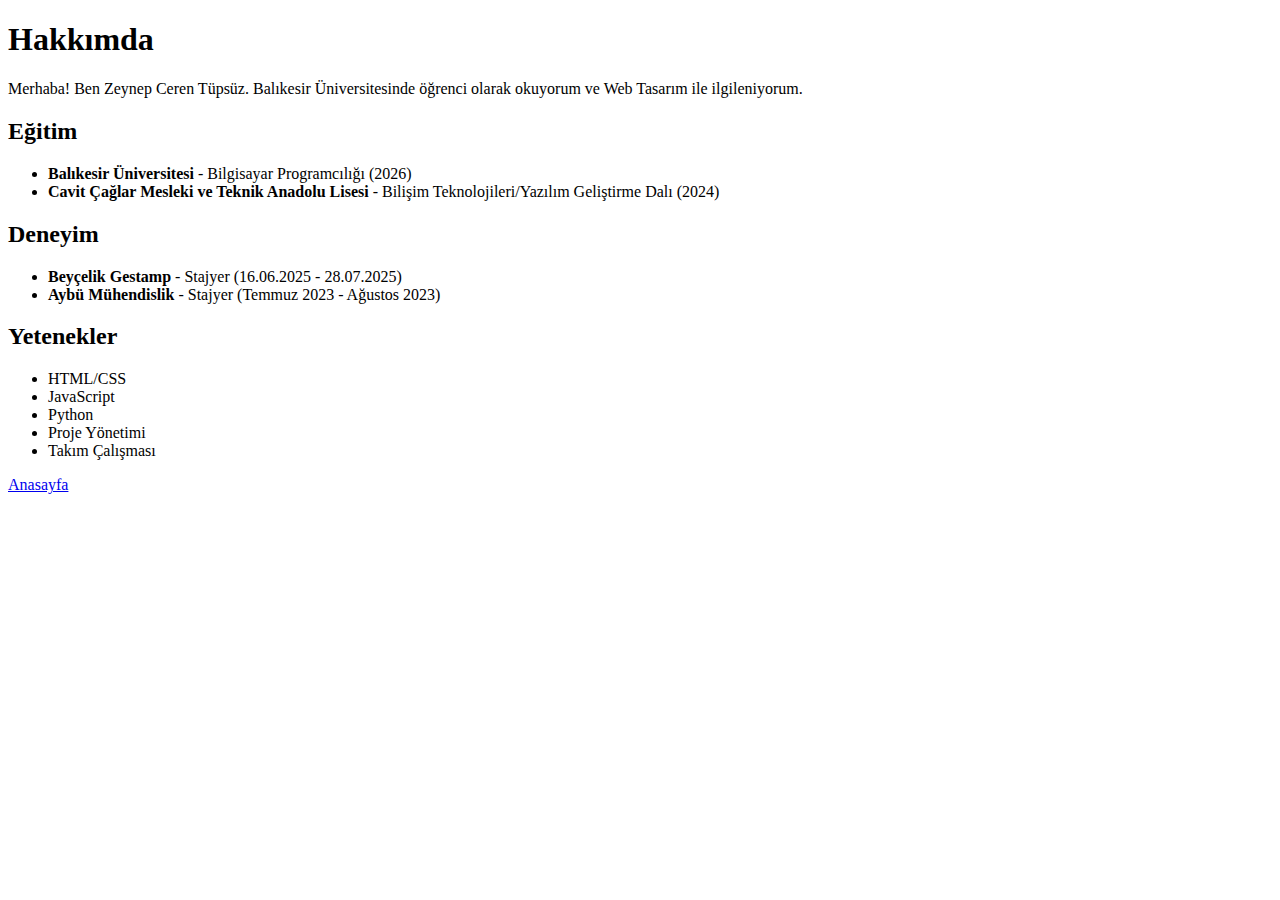
<file: hakkimda.html>
<!DOCTYPE html>
<html>
<head>
	<meta charset="utf-8">
	<meta name="viewport" content="width=device-width, initial-scale=1">
	<title></title>
</head>
<body>
<h1>Hakkımda</h1>
<p>Merhaba! Ben Zeynep Ceren Tüpsüz. Balıkesir Üniversitesinde öğrenci olarak okuyorum ve Web Tasarım ile ilgileniyorum.</p>
<h2>Eğitim</h2>
<ul>
	<li><b>Balıkesir Üniversitesi</b> - Bilgisayar Programcılığı (2026)</li>
	<li><b>Cavit Çağlar Mesleki ve Teknik Anadolu Lisesi</b> - Bilişim Teknolojileri/Yazılım Geliştirme Dalı (2024)</li>
</ul>
<h2>Deneyim</h2>
<ul>
	<li><b>Beyçelik Gestamp</b> - Stajyer (16.06.2025 - 28.07.2025)</li>
	<li><b>Aybü Mühendislik</b> - Stajyer (Temmuz 2023 - Ağustos 2023) </li>
</ul>
<h2>Yetenekler</h2>
<ul>
	<li>HTML/CSS</li>
	<li>JavaScript</li>
	<li>Python</li>
	<li>Proje Yönetimi</li>
	<li>Takım Çalışması</li>
</ul>
<a href="index.html">Anasayfa</a>
</body>
</html>
</file>
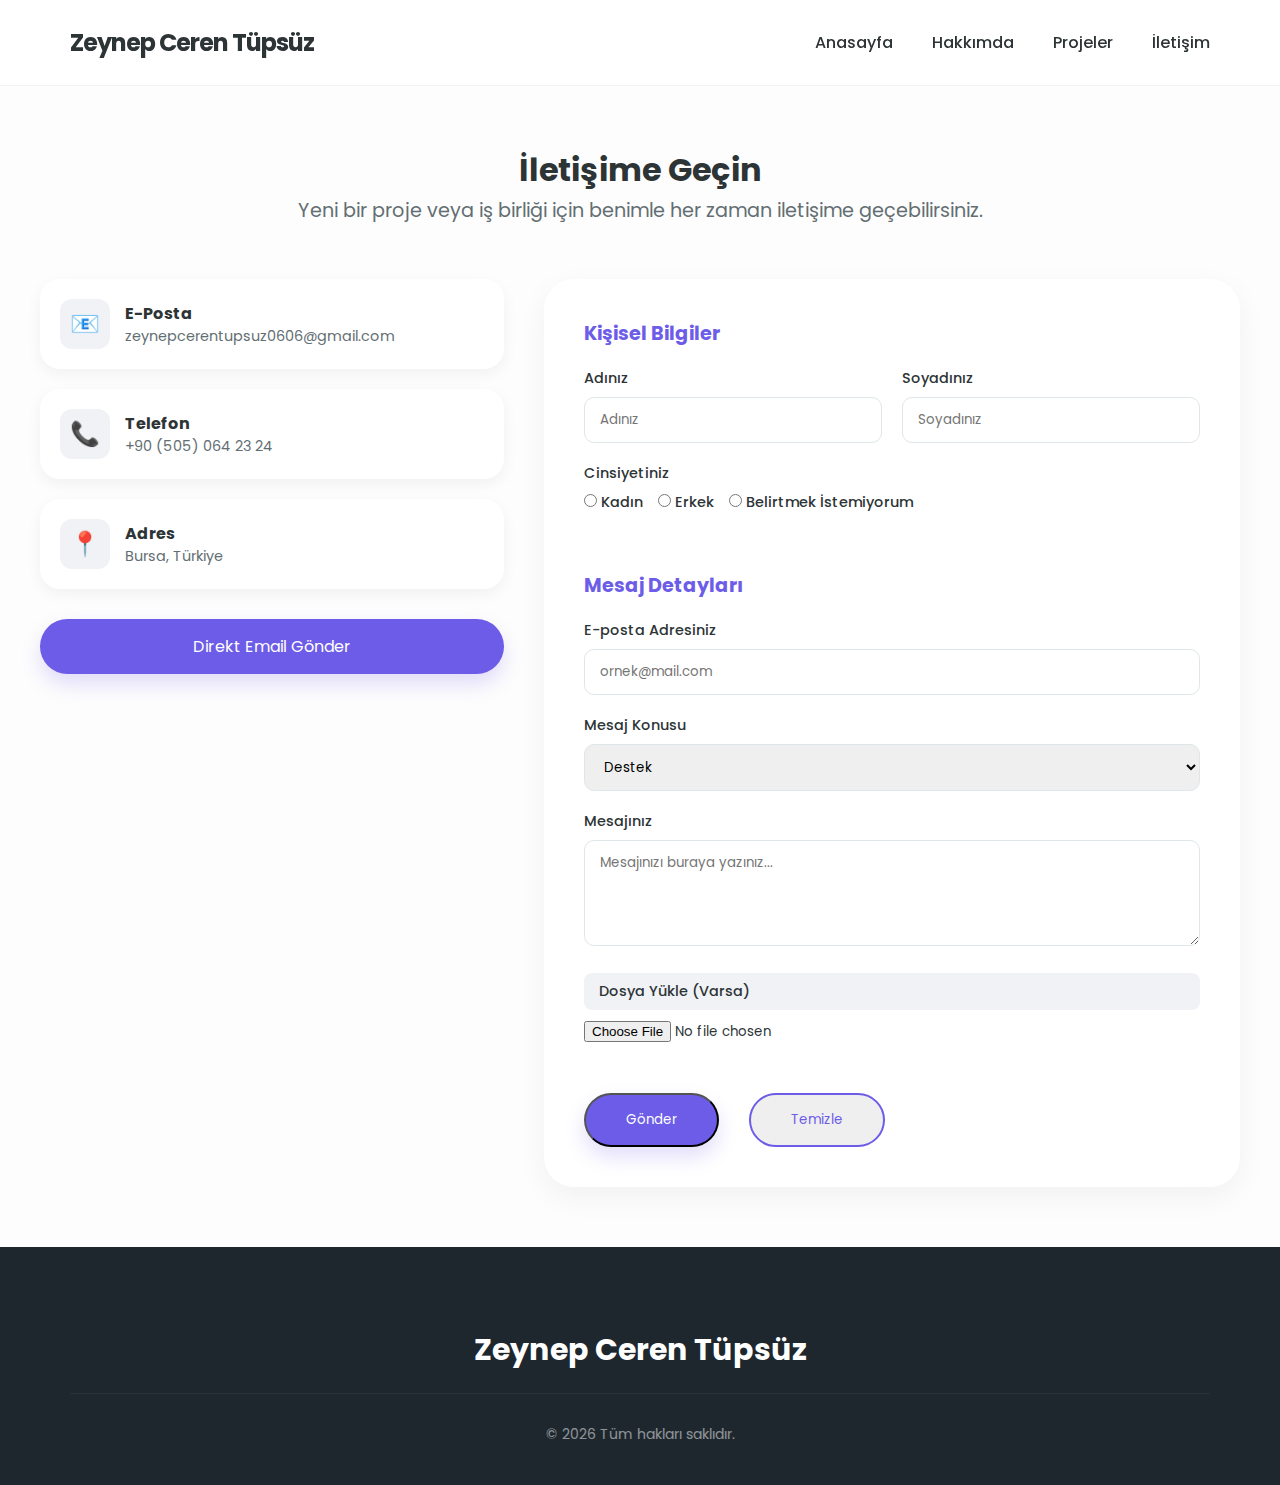
<file: Sayfalar/iletisim.html>
<!DOCTYPE html>
<html lang="tr">
<head>
    <meta charset="utf-8">
    <meta name="viewport" content="width=device-width, initial-scale=1">
    <title>İletişim</title>
    <link rel="stylesheet" type="text/css" href="../stil.css">
    <link href="https://fonts.googleapis.com/css2?family=Poppins:wght@300;500;700&display=swap" rel="stylesheet">
</head>
<body>
    <header class="glass-header">
        <nav class="container">
            <div class="brand-text">Zeynep Ceren Tüpsüz<span></span></div>
            <div class="nav-links">
                <a href="../index.html">Anasayfa</a>
                <a href="../hakkimda.html">Hakkımda</a>
                <a href="projeler.html">Projeler</a>
                <a href="iletisim.html" class="active">İletişim</a>
            </div>
        </nav>
    </header>
    <main class="container page-content">
        <section class="contact-hero">
            <h1>İletişime Geçin</h1>
            <p class="intro-text">Yeni bir proje veya iş birliği için benimle her zaman iletişime geçebilirsiniz.</p>
        </section>

        <div class="contact-grid">
            <div class="contact-info">
                <div class="info-card">
                    <div class="info-icon">📧</div>
                    <div class="info-details">
                        <h3>E-Posta</h3>
                        <p>zeynepcerentupsuz0606@gmail.com</p>
                    </div>
                </div>
                <div class="info-card">
                    <div class="info-icon">📞</div>
                    <div class="info-details">
                        <h3>Telefon</h3>
                        <p>+90 (505) 064 23 24</p>
                    </div>
                </div>
                <div class="info-card">
                    <div class="info-icon">📍</div>
                    <div class="info-details">
                        <h3>Adres</h3>
                        <p>Bursa, Türkiye</p>
                    </div>
                </div>
                <a href="mailto:zeynepcerentupsuz0606@gmail.com" class="btn-main full-width">Direkt Email Gönder</a>
            </div>
            <div class="contact-form-wrapper">
                <form action="iletisimformu.php" method="post" class="styled-form">
                    <fieldset>
                        <legend>Kişisel Bilgiler</legend>
                        <div class="form-row">
                            <div class="form-group">
                                <label for="name">Adınız</label>
                                <input type="text" id="name" placeholder="Adınız" required>
                            </div>
                            <div class="form-group">
                                <label for="surname">Soyadınız</label>
                                <input type="text" id="surname" placeholder="Soyadınız" required>
                            </div>
                        </div>
                        <div class="form-group">
                            <label>Cinsiyetiniz</label>
                            <div class="radio-group">
                                <label><input type="radio" name="cinsiyet" value="kadın"> Kadın</label>
                                <label><input type="radio" name="cinsiyet" value="erkek"> Erkek</label>
                                <label><input type="radio" name="cinsiyet" value="belirtilmedi"> Belirtmek İstemiyorum</label>
                            </div>
                        </div>
                    </fieldset>
                    <fieldset>
                        <legend>Mesaj Detayları</legend>
                        <div class="form-group">
                            <label for="eposta">E-posta Adresiniz</label>
                            <input type="email" id="eposta" placeholder="ornek@mail.com" required>
                        </div>
                        <div class="form-group">
                            <label for="veri">Mesaj Konusu</label>
                            <select name="veri">
                                <option value="destek">Destek</option>
                                <option value="teklif">Teklif</option>
                                <option value="diger">Şikayet/Öneri</option>
                            </select>
                        </div>
                        <div class="form-group">
                            <label for="mesaj">Mesajınız</label>
                            <textarea name="mesaj" id="mesaj" rows="4" placeholder="Mesajınızı buraya yazınız..."></textarea>
                        </div>
                        <div class="form-group">
                            <label for="file" class="file-label">Dosya Yükle (Varsa)</label>
                            <input type="file" name="file" id="file">
                        </div>
                    </fieldset>
                    <div class="form-buttons">
                        <button type="submit" class="btn-main">Gönder</button>
                        <button type="reset" class="btn-outline">Temizle</button>
                    </div>
                </form>
            </div>
        </div>
    </main>
    <footer>
        <div class="footer-wrap container">
            <div class="footer-brand">Zeynep Ceren Tüpsüz<span></span></div>
            <p class="copy-text">© 2026 Tüm hakları saklıdır.</p>
        </div>
    </footer>
</body>
</html>
</file>
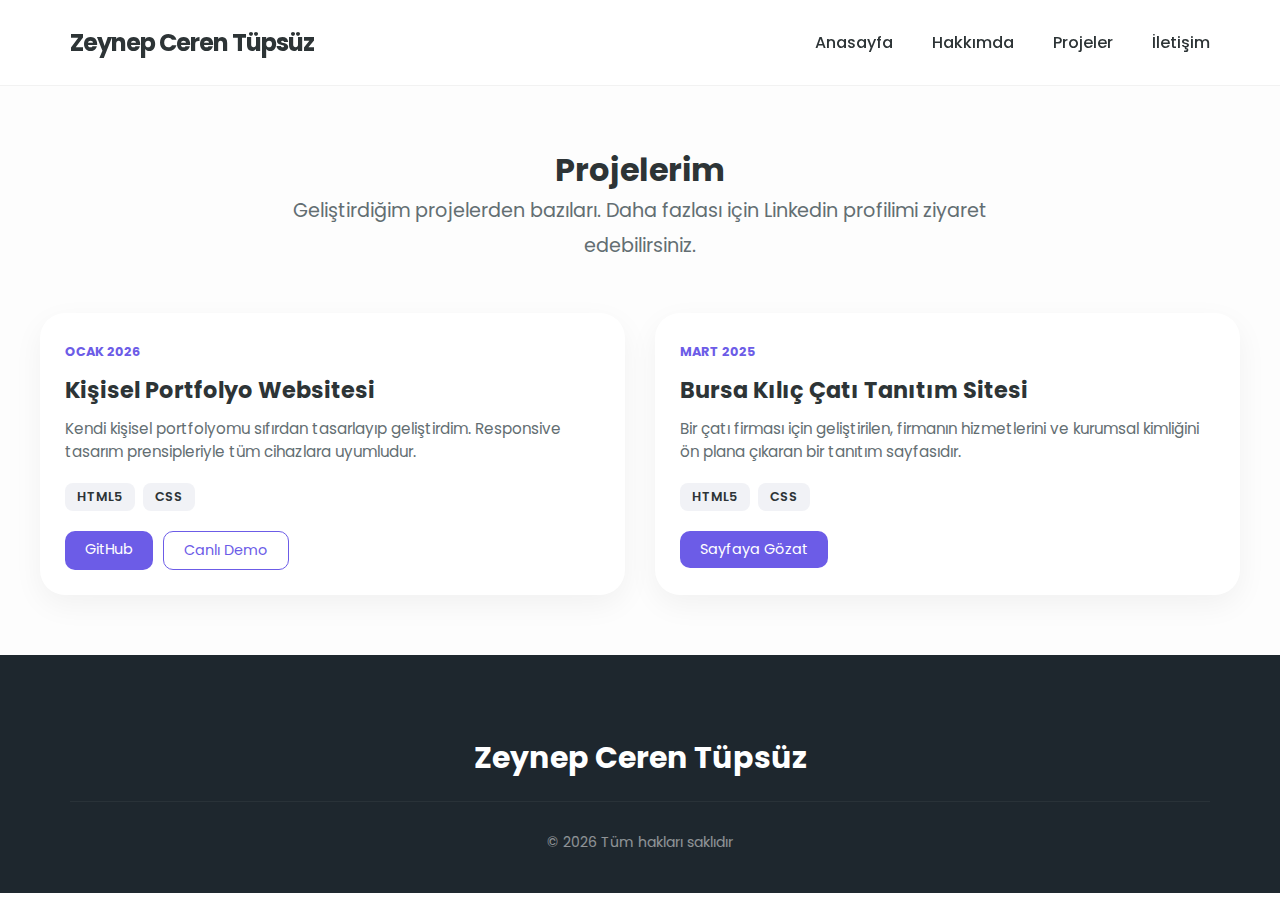
<file: Sayfalar/projeler.html>
<!DOCTYPE html>
<html lang="tr">
<head>
    <meta charset="utf-8">
    <meta name="viewport" content="width=device-width, initial-scale=1">
    <title>Projelerim</title>
    <link rel="stylesheet" type="text/css" href="../stil.css">
    <link href="https://fonts.googleapis.com/css2?family=Poppins:wght@300;500;700&display=swap" rel="stylesheet">
</head>
<body>
    <header class="glass-header">
        <nav class="container">
            <div class="brand-text">Zeynep Ceren Tüpsüz<span></span></div>
            <div class="nav-links">
                <a href="../index.html">Anasayfa</a>
                <a href="../hakkimda.html">Hakkımda</a>
                <a href="projeler.html" class="active">Projeler</a>
                <a href="iletisim.html">İletişim</a>
            </div>
        </nav>
    </header>

    <main class="container page-content">
        <section class="projects-hero">
            <h1>Projelerim</h1>
            <p class="intro-text">Geliştirdiğim projelerden bazıları. Daha fazlası için Linkedin profilimi ziyaret edebilirsiniz.</p>
        </section>

        <div class="projects-grid">
            <article class="project-card">
                
                <div class="project-info">
                    <span class="project-date">Ocak 2026</span>
                    <h3>Kişisel Portfolyo Websitesi</h3>
                    <p>Kendi kişisel portfolyomu sıfırdan tasarlayıp geliştirdim. Responsive tasarım prensipleriyle tüm cihazlara uyumludur.</p>
                    <div class="project-tech">
                        <span>HTML5</span>
                        <span>CSS</span>
                    </div>
                    <div class="project-links">
                        <a href="https://github.com/202410614031/Portfolyo" target="_blank" class="btn-sm">GitHub</a>
                        <a href="https://202410614031.github.io/Portfolyo/" target="_blank" class="btn-sm outline">Canlı Demo</a>
                    </div>
                </div>
            </article>

            <article class="project-card">
    <div class="project-info">
        <span class="project-date">Mart 2025</span>
        <h3>Bursa Kılıç Çatı Tanıtım Sitesi</h3>
        <p>
            Bir çatı firması için geliştirilen, firmanın hizmetlerini ve kurumsal kimliğini ön plana çıkaran bir tanıtım sayfasıdır.
        </p>
        <div class="project-tech">
            <span>HTML5</span>
            <span>CSS</span>
        </div>
        <div class="project-links">
            <a href="https://bursakiliccati.com/" target="_blank" class="btn-sm">Sayfaya Gözat</a>
        </div>
    </div>
</article>
        </div>
    </main>

    <footer>
        <div class="footer-wrap container">
            <div class="footer-brand">Zeynep Ceren Tüpsüz<span></span></div>
            <p class="copy-text">© 2026 Tüm hakları saklıdır</p>
        </div>
    </footer>
</body>

</html>
</file>
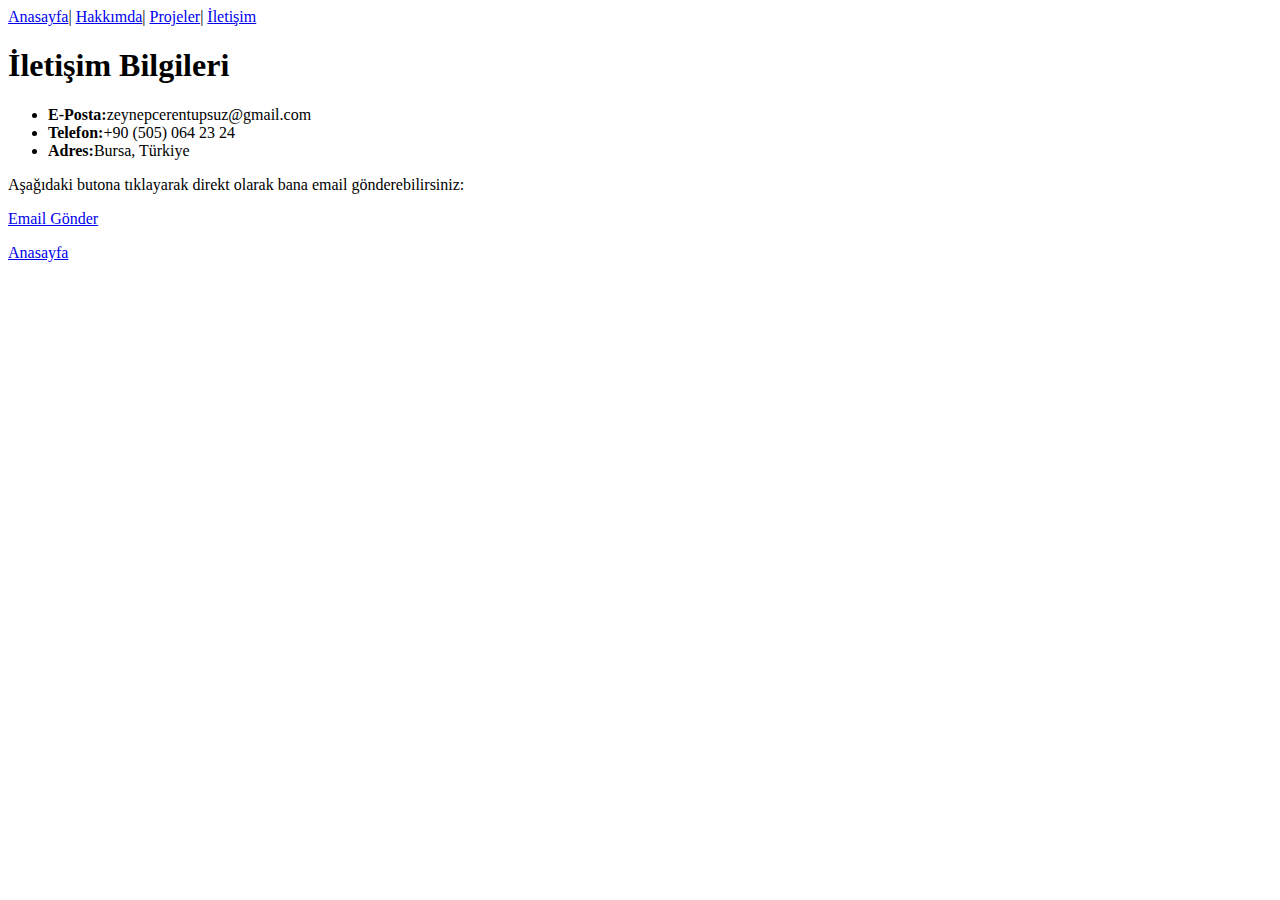
<file: Portfolyo/Sayfalar/iletisim.html>
<!DOCTYPE html>
<html>
<head>
	<meta charset="utf-8">
	<meta name="viewport" content="width=device-width, initial-scale=1">
	<title></title>
</head>
<body>
<a href="../index.html">Anasayfa</a>|
<a href="../hakkimda.html">Hakkımda</a>|
<a href="projeler.html">Projeler</a>|
<a href="iletisim.html">İletişim</a>
<h1>İletişim Bilgileri</h1>
<ul>
	<li><b>E-Posta:</b>zeynepcerentupsuz@gmail.com</li>
	<li><b>Telefon:</b>+90 (505) 064 23 24</li>
	<li><b>Adres:</b>Bursa, Türkiye</li>
</ul>
<p>Aşağıdaki butona tıklayarak direkt olarak bana email gönderebilirsiniz:</p>
<p><a href="mailto:zeynepcerentupsuz@gmail.com">Email Gönder</a></p>
<p><a href="../index.html">Anasayfa</a></p>
</body>
</html>
</file>
<file: stil.css>
:root {
    --primary: #6c5ce7;
    --primary-dark: #4834d4;
    --text-dark: #2d3436;
    --text-light: #636e72;
    --bg-light: #fdfdfd;
    --white: #ffffff;
}

* { margin:0; padding:0; box-sizing: border-box; font-family: 'Poppins', sans-serif; scroll-behavior: smooth; }
body { background: var(--bg-light); color: var(--text-dark); }
.container { max-width: 1200px; margin: 0 auto; padding: 0 30px; }

/* Navigasyon */
.glass-header {
    background: rgba(255, 255, 255, 0.9);
    backdrop-filter: blur(15px);
    padding: 25px 0;
    position: sticky;
    top: 0;
    z-index: 1000;
    border-bottom: 1px solid rgba(0,0,0,0.05);
}
nav { display: flex; justify-content: space-between; align-items: center; }
.brand-text { font-size: 24px; font-weight: 700; letter-spacing: -1px; }
.brand-text span { color: var(--primary); }
.nav-links a { text-decoration: none; color: var(--text-dark); margin-left: 35px; font-weight: 500; transition: 0.3s; }
.nav-links a:hover { color: var(--primary); }

/* Hero */
.hero { height: 50vh; display: flex; align-items: center; text-align: center; justify-content: center; }
.hero h1 { font-size: 4rem; font-weight: 700; line-height: 1.1; }
.hero h1 span { color: var(--primary); }
.hero p { font-size: 1.4rem; color: var(--text-light); margin: 20px 0; }

.btn-main { background: var(--primary); color: #fff; padding: 15px 40px; border-radius: 50px; text-decoration: none; display: inline-block; transition: 0.3s; box-shadow: 0 10px 20px rgba(108, 92, 231, 0.2); }
.btn-main:hover { transform: translateY(-3px); background: var(--primary-dark); }
.btn-outline { border: 2px solid var(--primary); color: var(--primary); padding: 13px 40px; border-radius: 50px; text-decoration: none; display: inline-block; margin-left: 15px; transition: 0.3s; }

/* Profil Grid */
.profile-section { padding: 100px 0; }
.profile-grid { display: grid; grid-template-columns: 1fr 1.2fr; gap: 80px; align-items: center; }

.image-wrapper { position: relative; }
.image-wrapper img { width: 100%; border-radius: 40px; box-shadow: 30px 30px 60px rgba(0,0,0,0.1); }
.exp-card { 
    position: absolute; bottom: 30px; left: -20px; 
    background: var(--white); padding: 20px 30px; border-radius: 20px;
    font-weight: 700; box-shadow: 0 10px 30px rgba(0,0,0,0.1);
}

.sub-title { color: var(--primary); font-weight: 700; letter-spacing: 3px; font-size: 14px; }
.info-wrapper h2 { font-size: 2.5rem; margin: 10px 0 20px; }
.bio { font-size: 1.1rem; color: var(--text-light); margin-bottom: 25px; }

/* Skill Tags - Gelişmiş */
.skills-container { margin: 40px 0; }
.skill-tags { display: flex; flex-wrap: wrap; gap: 12px; margin-top: 15px; }
.tag { 
    background: var(--white); border: 1px solid #eee; padding: 10px 25px; 
    border-radius: 12px; font-weight: 500; font-size: 15px; transition: 0.3s;
}
.tag:hover { background: var(--primary); color: white; transform: scale(1.05); }

/* Footer */
footer { background: #1e272e; color: white; padding: 80px 0 40px; text-align: center; }
.footer-brand { font-size: 30px; font-weight: 700; margin-bottom: 20px; }
.social-icons { display: flex; justify-content: center; gap: 20px; margin-bottom: 40px; }
.social-icons img { width: 45px; height: 45px; border-radius: 12px; filter: brightness(0) invert(1); transition: 0.4s; }
.social-icons a:hover img { filter: none; transform: translateY(-10px); }
.copy-text { opacity: 0.5; font-size: 14px; border-top: 1px solid rgba(255,255,255,0.1); padding-top: 30px; }
/* Hakkımda Sayfası Özel Stilleri */
.page-content { padding: 60px 0; }
.about-hero { text-align: center; margin-bottom: 50px; }
.about-hero h1 { font-size: 3rem; margin-bottom: 20px; }
.intro-text { font-size: 1.2rem; color: #636e72; max-width: 800px; margin: 0 auto; line-height: 1.8; }

.about-grid { display: grid; grid-template-columns: 1.5fr 1fr; gap: 40px; margin-top: 40px; }

.section-card { 
    background: white; 
    padding: 30px; 
    border-radius: 25px; 
    box-shadow: 0 10px 30px rgba(0,0,0,0.05); 
    margin-bottom: 30px;
}

.section-card h2 { margin-bottom: 25px; font-size: 1.5rem; display: flex; align-items: center; gap: 10px; }

/* Timeline Tasarımı */
.timeline { border-left: 2px solid #6c5ce7; padding-left: 20px; margin-left: 10px; }
.timeline-item { position: relative; margin-bottom: 30px; }
.timeline-item::before { 
    content: ''; position: absolute; left: -27px; top: 5px; 
    width: 12px; height: 12px; background: #6c5ce7; border-radius: 50%; 
}
.timeline-item h3 { font-size: 1.1rem; color: #2d3436; }
.timeline-item p { color: #636e72; font-size: 0.95rem; }
.date { font-size: 0.85rem; color: #6c5ce7; font-weight: 700; text-transform: uppercase; }

/* Yetenek Bulutu */
.skill-cloud { display: flex; flex-wrap: wrap; gap: 10px; }
.skill-cloud span { 
    background: #f1f2f6; padding: 8px 15px; border-radius: 10px; 
    font-size: 0.9rem; color: #2d3436; transition: 0.3s; font-weight: 500;
}
.skill-cloud span:hover { background: #6c5ce7; color: white; transform: translateY(-3px); }

/* Mobil Uyumluluk */
@media (max-width: 768px) {
    .about-grid { grid-template-columns: 1fr; }
    .about-hero h1 { font-size: 2.5rem; }
}
/* Projeler Sayfası Özel Stilleri */
.projects-hero { text-align: center; margin-bottom: 50px; }
.projects-grid { 
    display: grid; 
    grid-template-columns: repeat(auto-fit, minmax(350px, 1fr)); 
    gap: 30px; 
    margin-top: 40px; 
}

.project-card { 
    background: white; 
    border-radius: 25px; 
    overflow: hidden; 
    box-shadow: 0 10px 30px rgba(0,0,0,0.05); 
    transition: transform 0.3s ease, box-shadow 0.3s ease;
}

.project-card:hover { 
    transform: translateY(-10px); 
    box-shadow: 0 20px 40px rgba(108, 92, 231, 0.15); 
}



.project-info { padding: 25px; }
.project-date { color: #6c5ce7; font-size: 0.8rem; font-weight: 700; text-transform: uppercase; }
.project-info h3 { margin: 10px 0; font-size: 1.4rem; color: #2d3436; }
.project-info p { color: #636e72; font-size: 0.95rem; margin-bottom: 20px; }

.project-tech { display: flex; flex-wrap: wrap; gap: 8px; margin-bottom: 20px; }
.project-tech span { 
    background: #f1f2f6; color: #2d3436; padding: 5px 12px; 
    border-radius: 8px; font-size: 0.8rem; font-weight: 600; 
}

.project-links { display: flex; gap: 10px; }
.btn-sm { 
    padding: 8px 20px; background: #6c5ce7; color: white; 
    text-decoration: none; border-radius: 10px; font-size: 0.9rem; transition: 0.3s; 
}
.btn-sm.outline { background: transparent; border: 1px solid #6c5ce7; color: #6c5ce7; }
.btn-sm:hover { background: #4834d4; color: white; }

@media (max-width: 480px) {
    .projects-grid { grid-template-columns: 1fr; }
}
/* İletişim Sayfası Tasarımı */
.contact-hero { text-align: center; margin-bottom: 50px; }
.contact-grid { display: grid; grid-template-columns: 1fr 1.5fr; gap: 40px; margin-top: 40px; }

/* Bilgi Kartları */
.info-card { 
    background: white; 
    padding: 20px; 
    border-radius: 20px; 
    display: flex; 
    align-items: center; 
    gap: 15px; 
    margin-bottom: 20px;
    box-shadow: 0 5px 15px rgba(0,0,0,0.05);
}
.info-icon { font-size: 1.5rem; background: #f1f2f6; width: 50px; height: 50px; display: flex; align-items: center; justify-content: center; border-radius: 12px; }
.info-details h3 { font-size: 1rem; color: #2d3436; }
.info-details p { color: #636e72; font-size: 0.9rem; }
.full-width { width: 100%; text-align: center; margin-top: 10px; }

/* Form Tasarımı */
.contact-form-wrapper { background: white; padding: 40px; border-radius: 30px; box-shadow: 0 10px 30px rgba(0,0,0,0.05); }
.styled-form fieldset { border: none; margin-bottom: 30px; }
.styled-form legend { font-weight: 700; color: #6c5ce7; font-size: 1.2rem; margin-bottom: 20px; }

.form-row { display: grid; grid-template-columns: 1fr 1fr; gap: 20px; }
.form-group { margin-bottom: 20px; }
.form-group label { display: block; margin-bottom: 8px; font-weight: 500; font-size: 0.9rem; }

.styled-form input[type="text"],
.styled-form input[type="email"],
.styled-form select,
.styled-form textarea {
    width: 100%;
    padding: 12px 15px;
    border: 1px solid #dfe6e9;
    border-radius: 10px;
    font-family: inherit;
    transition: 0.3s;
}

.styled-form input:focus, .styled-form textarea:focus {
    outline: none;
    border-color: #6c5ce7;
    box-shadow: 0 0 0 4px rgba(108, 92, 231, 0.1);
}

.radio-group { display: flex; gap: 15px; font-size: 0.9rem; }
.form-buttons { display: flex; gap: 15px; }

.file-label { display: inline-block; padding: 8px 15px; background: #f1f2f6; border-radius: 8px; cursor: pointer; }

@media (max-width: 768px) {
    .contact-grid { grid-template-columns: 1fr; }
    .form-row { grid-template-columns: 1fr; }
}
</file>
